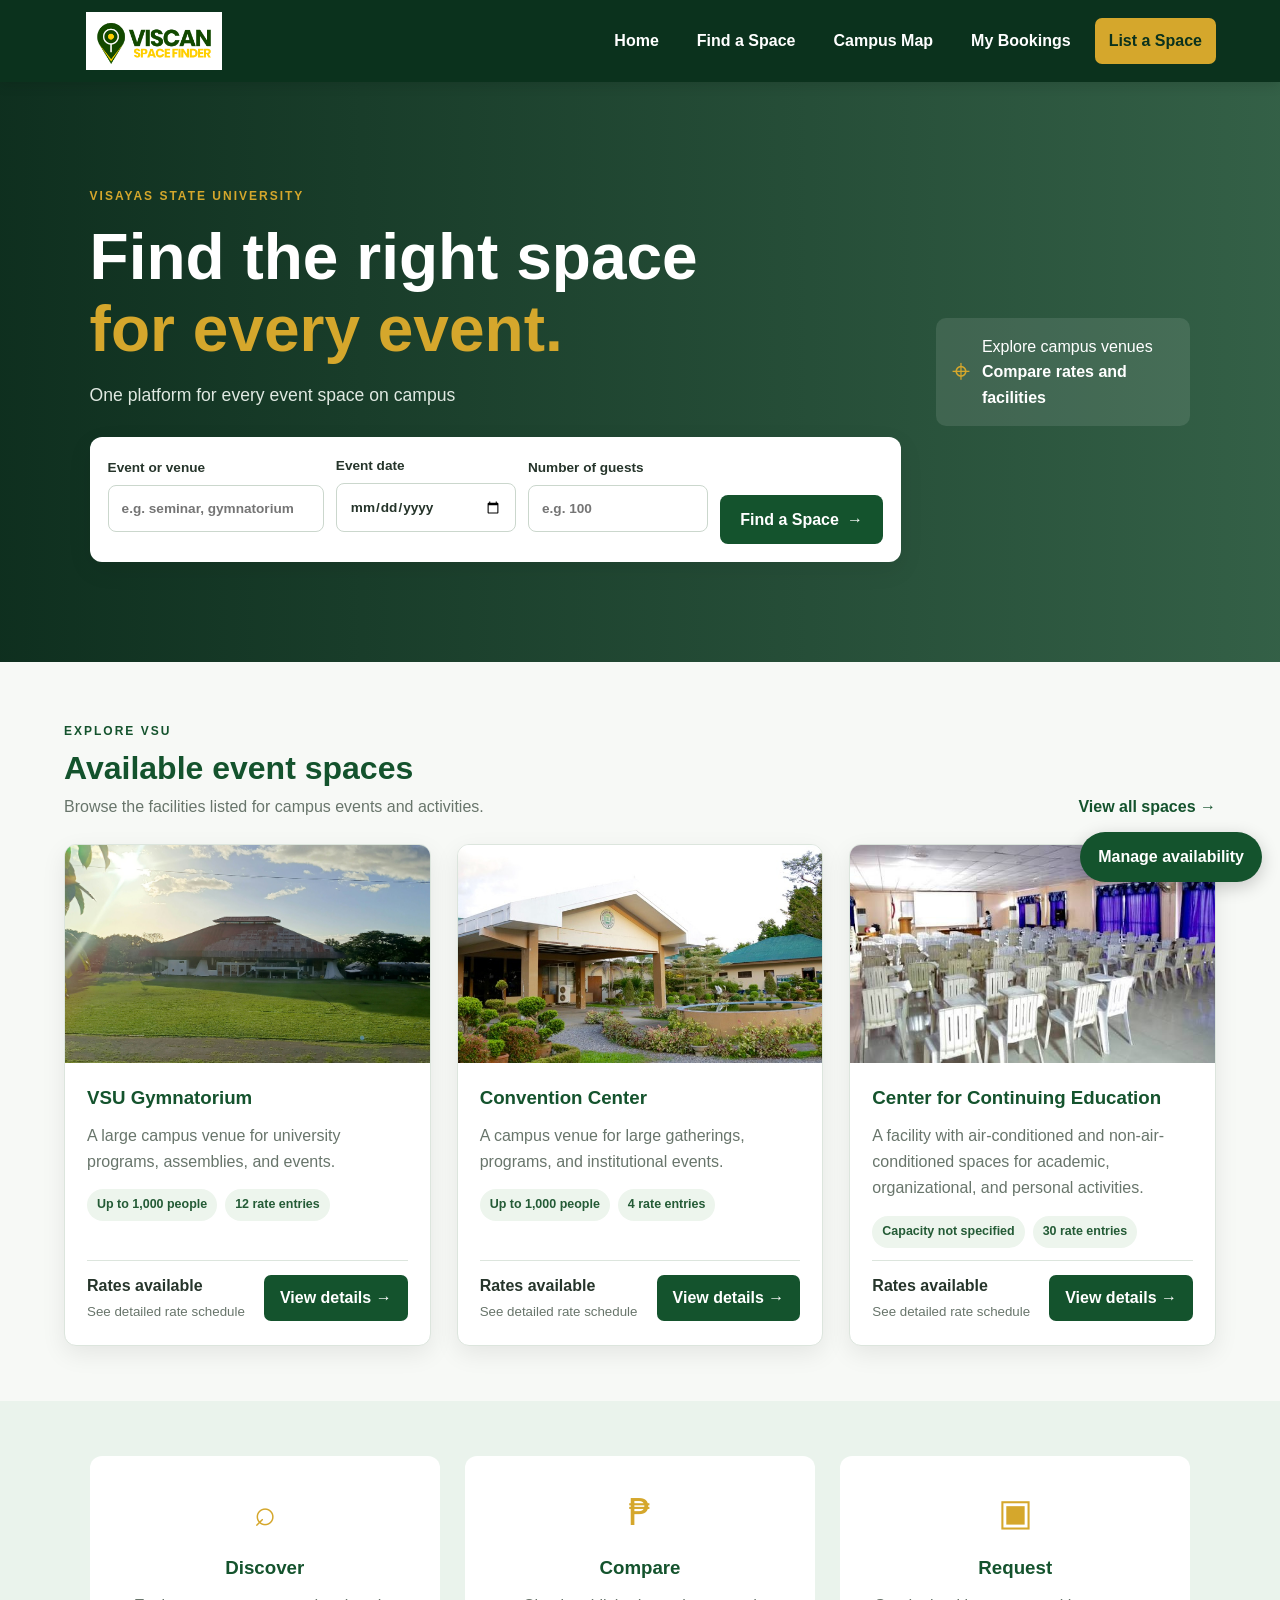
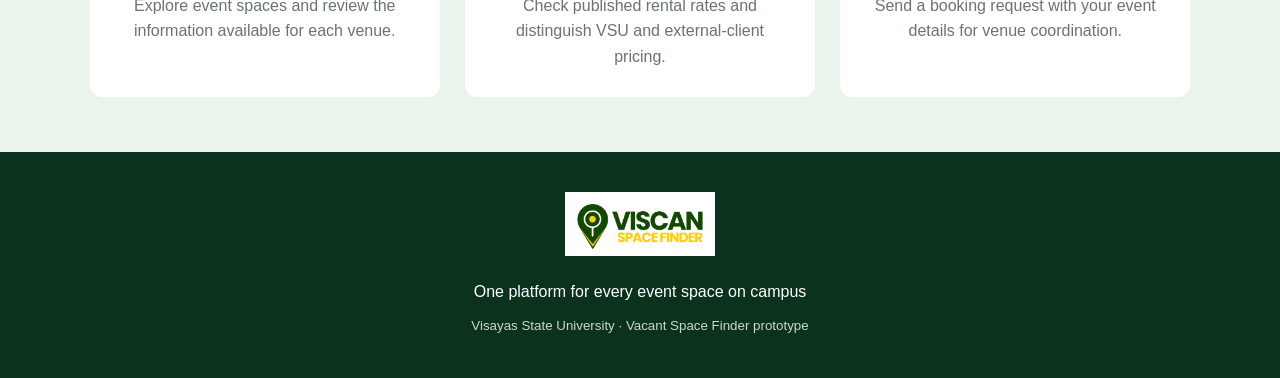
<file: index.html>
<!DOCTYPE html>
<html lang="en">
<head>
  <meta charset="UTF-8">
  <meta name="viewport" content="width=device-width, initial-scale=1.0">
  <meta name="description" content="Find and request event spaces at Visayas State University.">
  <title>VISCAN Space Finder | VSU</title>
  <link rel="icon" type="image/png" href="assets/site_logo.png">
  <link rel="stylesheet" href="style.css">
</head>
<body>

<header class="site-header">
  <a class="brand" href="#" onclick="showPage('home');return false" aria-label="VISCAN Space Finder home">
    <img src="assets/viscan-logo.png" alt="VISCAN logo">
  </a>

  <button class="menu-toggle" aria-label="Toggle navigation"
    onclick="document.querySelector('.main-nav').classList.toggle('open')">☰</button>

  <nav class="main-nav">
    <button onclick="showPage('home')">Home</button>
    <button onclick="showPage('spaces')">Find a Space</button>
    <button onclick="showPage('map')">Campus Map</button>
    <button onclick="showPage('bookings')">My Bookings</button>
    <button class="nav-cta" onclick="showPage('list')">List a Space</button>
  </nav>
</header>

<main>

<!-- ========================================
     HOME PAGE
======================================== -->

<section id="home" class="page active">
  <div class="hero">
    <div class="hero-copy">
      <span class="eyebrow">VISAYAS STATE UNIVERSITY</span>
      <h1>Find the right space<br><em>for every event.</em></h1>
      <p>One platform for every event space on campus</p>

      <div class="hero-search">
        <label>Event or venue
          <input id="homeSearch" type="search" placeholder="e.g. seminar, gymnatorium">
        </label>

        <label>Event date
          <input id="homeDate" type="date">
        </label>

        <label>Number of guests
          <input id="homeGuests" type="number" min="1" placeholder="e.g. 100">
        </label>

        <button class="btn btn-primary" onclick="searchFromHome()">
          Find a Space <span>→</span>
        </button>
      </div>
    </div>

    <div class="hero-note">
      <span class="pin">⌖</span>
      <span>Explore campus venues<br><strong>Compare rates and facilities</strong></span>
    </div>
  </div>

  <section class="section-wrap">
    <div class="section-heading">
      <div>
        <span class="eyebrow green">EXPLORE VSU</span>
        <h2>Available event spaces</h2>
        <p>Browse the facilities listed for campus events and activities.</p>
      </div>
      <button class="text-link" onclick="showPage('spaces')">View all spaces →</button>
    </div>

    <div id="featuredGrid" class="venue-grid"></div>
  </section>

  <section class="benefits">
    <div>
      <span class="benefit-icon">⌕</span>
      <h3>Discover</h3>
      <p>Explore event spaces and review the information available for each venue.</p>
    </div>

    <div>
      <span class="benefit-icon">₱</span>
      <h3>Compare</h3>
      <p>Check published rental rates and distinguish VSU and external-client pricing.</p>
    </div>

    <div>
      <span class="benefit-icon">▣</span>
      <h3>Request</h3>
      <p>Send a booking request with your event details for venue coordination.</p>
    </div>
  </section>
</section>


<!-- ========================================
     FIND A SPACE PAGE
======================================== -->

<section id="spaces" class="page section-wrap">
  <div class="page-intro">
    <span class="eyebrow green">VENUE DIRECTORY</span>
    <h1>Find a Space</h1>
    <p>Search the seven venues included in the VSU venue information.</p>
  </div>

  <div class="filter-panel">
    <label>Search venue
      <input id="venueSearch" type="search"
        placeholder="Search by venue or facility..."
        oninput="filterVenues()">
    </label>

    <label>Capacity
      <select id="capacityFilter" onchange="filterVenues()">
        <option value="">Any capacity</option>
        <option value="500">500+ people</option>
        <option value="1000">1,000+ people</option>
      </select>
    </label>

    <label>Client type
      <select id="clientFilter" onchange="filterVenues()">
        <option value="">All client categories</option>
        <option value="student">VSU students / organizations</option>
        <option value="external">External clients</option>
      </select>
    </label>

    <button class="btn btn-outline" onclick="clearFilters()">Clear filters</button>
  </div>

  <p id="resultCount" class="result-count" aria-live="polite"></p>
  <div id="venueGrid" class="venue-grid"></div>
</section>


<!-- ========================================
     VENUE DETAILS PAGE
======================================== -->

<section id="details" class="page section-wrap">
  <button class="back-link" onclick="showPage('spaces')">← Back to spaces</button>
  <div id="venueDetails"></div>
</section>


<!-- ========================================
     CAMPUS MAP PAGE
======================================== -->


<section id="map" class="page section-wrap">
  <div class="page-intro">
    <span class="eyebrow green">LOCATION GUIDE</span>
    <h1>Campus Map</h1>
    <p>Select a numbered venue marker to view the venue details.</p>
  </div>

  <div class="map-layout">
    <div class="campus-map-real">
      <iframe
        src="https://www.google.com/maps/d/u/0/embed?mid=1oapoIBvUn4XwbyqfsvMigpSWFXZLfnM&ehbc=2E312F&noprof=1"
        width="100%"
        height="520"
        style="border: 0;"
        loading="lazy"
        allowfullscreen>
      </iframe>
    </div>

    <aside class="map-legend">
      <h3>Venue locations</h3>
      <p class="muted">Select a venue to view its information.</p>

      <ol id="mapVenueList">
        <li>VSU Gymnatorium</li>
        <li>Convention Center</li>
        <li>Center for Continuing Education</li>
        <li>Function Room (2nd floor)</li>
        <li>Beach Garden</li>
        <li>RDE Hall</li>
        <li>VSU Pavilion</li>
      </ol>

      <small>
        Note: The Center for Continuing Education and Function Room
        share the same map coordinates.
      </small>
    </aside>

  </div> <!-- Close map-layout -->

</section> <!-- Close map page -->


<!-- ========================================
     MY BOOKINGS PAGE
======================================== -->

<section id="bookings" class="page section-wrap">
  <div class="page-intro">
    <span class="eyebrow green">YOUR REQUESTS</span>
    <h1>My Bookings</h1>
    <p>Booking requests submitted in this browser will appear here.</p>
  </div>

  <p id="bookingPageMessage" class="notice" role="status" aria-live="polite" hidden></p>

  <div id="bookingList" class="booking-list">
    <div class="empty-state">
      You have no booking requests yet. Find a venue and submit a request to get started.
    </div>
  </div>

  <p class="notice">
    This prototype stores requests only in this browser. It does not transmit
    bookings to VSU or confirm venue availability.
  </p>
</section>


<!-- ========================================
     LIST A SPACE PAGE
======================================== -->

<section id="list" class="page section-wrap">
  <div class="page-intro">
    <span class="eyebrow green">VENUE COORDINATION</span>
    <h1>List a Space</h1>
    <p>Submit a facility suggestion for review. This form does not publish a venue automatically.</p>
  </div>

  <form class="form-card" id="listingForm">
    <label>Venue / facility name
      <input name="venueName" required placeholder="Enter venue name">
    </label>

    <div class="form-row">
      <label>Location on campus
        <input name="location" placeholder="Building / area">
      </label>

      <label>Estimated capacity
        <input name="capacity" type="number" min="1" placeholder="Number of people">
      </label>
    </div>

    <label>Facilities available
      <textarea name="facilities" rows="3"
        placeholder="List equipment, amenities, and other facilities"></textarea>
    </label>

    <label>Additional information
      <textarea name="description" rows="4"
        placeholder="Describe the space and its intended use"></textarea>
    </label>

    <button class="btn btn-primary" type="submit">Submit for review</button>
    <p id="listingMessage" class="form-message" aria-live="polite"></p>
  </form>
</section>

</main>


<!-- ========================================
     FOOTER
======================================== -->

<footer>
  <div class="footer-inner">
    <img src="assets/viscan-logo.png" alt="VISCAN Space Finder">
    <p>One platform for every event space on campus</p>
    <small>Visayas State University · Vacant Space Finder prototype</small>
  </div>
</footer>


<!-- ========================================
     BOOKING MODAL
======================================== -->

<div id="bookingModal" class="modal" role="dialog"
  aria-modal="true" aria-labelledby="bookingTitle">

  <div class="modal-card">
    <button class="modal-close" aria-label="Close" onclick="closeBooking()">×</button>

    <span class="eyebrow green">BOOKING REQUEST</span>
    <h2 id="bookingTitle">Request this venue</h2>
    <p id="modalVenueName" class="muted"></p>

    <form id="bookingForm" novalidate>

      <!-- Hidden venue name -->
      <input type="hidden" name="venue">

      <!-- CUSTOMER INFORMATION -->

      <div class="booking-form-section">
        <h3>Customer Information</h3>

        <label>Full name
          <input name="name" required autocomplete="name">
        </label>

        <label>Client category
          <select name="clientType" required>
            <option value="student">VSU student / employee / organization</option>
            <option value="external">External client</option>
          </select>
        </label>

        <label>Organization / department
          <input name="organization" placeholder="Optional">
        </label>
      </div>


      <!-- EVENT INFORMATION -->

      <div class="booking-form-section">
        <h3>Event Information</h3>

        <label>Preferred date
          <input name="date" type="date" required>
        </label>

        <div class="form-row">
          <label>Start time
            <input name="startTime" type="time" required>
          </label>

          <label>End time
            <input name="endTime" type="time" required>
          </label>
        </div>

        <label>Expected guests
          <input name="guests" type="number" min="1" required>
        </label>

        <label>Purpose of event
          <textarea name="purpose" rows="3" required
            placeholder="Describe the event or activity"></textarea>
        </label>
      </div>


      <!-- RENTAL OPTIONS AND AMENITIES -->

      <div class="booking-form-section">
        <h3>Rental Options and Amenities</h3>

        <p class="muted">
          Select the applicable rental category and additional facilities.
          The available options depend on the selected venue.
        </p>

        <!-- Dynamically populated by booking-pricing.js -->
        <div id="pricingOptions" class="pricing-options"></div>
      </div>


      <!-- PRICE SUMMARY -->

      <div class="booking-form-section">
        <h3>Estimated Payment</h3>

        <!-- Dynamically calculated by booking-pricing.js -->
        <div id="priceSummary" class="price-summary" aria-live="polite">
          <p>Enter your booking details to calculate the estimated cost.</p>
        </div>

        <p class="price-help">
          Please note: This is only an estimated amount based on the published
          rates. Final charges must be confirmed by the VSU venue office.
          Submitting this request does not confirm your reservation.
        </p>
      </div>


      <!-- SUBMIT BOOKING -->

      <button class="btn btn-primary full-width" type="submit">
        Submit booking request
      </button>

      <p id="bookingMessage" class="form-message muted" role="status" aria-live="polite">
        Submitting a request does not mean the venue is reserved or confirmed.
      </p>

    </form>
  </div>
</div>


<!-- ========================================
     JAVASCRIPT FILES
======================================== -->

<script src="script.js"></script>

</body>
</html>
</file>
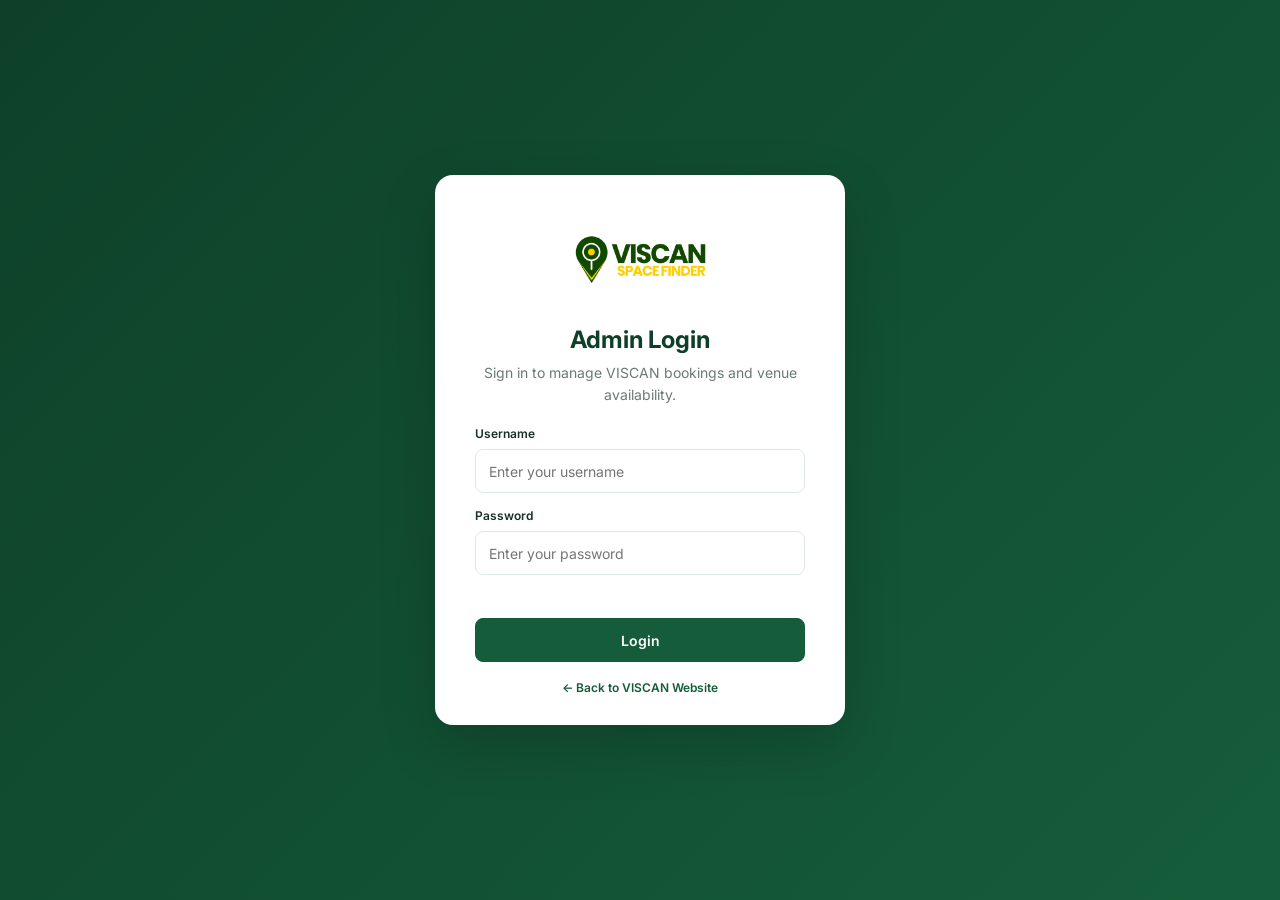
<file: admin.html>
<!DOCTYPE html>
<html lang="en">
<head>
  <meta charset="UTF-8">
  <meta name="viewport" content="width=device-width, initial-scale=1.0">
  <title>VISCAN | Admin Dashboard</title>

  <link rel="stylesheet" href="admin.css">
  <link rel="preconnect" href="https://fonts.googleapis.com">
  <link rel="preconnect" href="https://fonts.gstatic.com" crossorigin>
  <link href="https://fonts.googleapis.com/css2?family=Inter:wght@400;500;600;700;800&display=swap" rel="stylesheet">
</head>

<body>

  <!-- =====================================
       ADMIN LOGIN
  ====================================== -->

  <section id="loginScreen" class="login-screen">
    <div class="login-card">

      <!-- Updated logo container -->
      <div class="login-logo">
  <img src="assets/viscan-logo.png" alt="VISCAN Logo">
</div>

      <h1>Admin Login</h1>
      <p>Sign in to manage VISCAN bookings and venue availability.</p>

      <form id="loginForm">

        <div class="form-group">
          <label for="username">Username</label>
          <input
            type="text"
            id="username"
            placeholder="Enter your username"
            required
          >
        </div>

        <div class="form-group">
          <label for="password">Password</label>
          <input
            type="password"
            id="password"
            placeholder="Enter your password"
            required
          >
        </div>

        <p id="loginError" class="error-message"></p>

        <button type="submit" class="primary-btn login-btn">
          Login
        </button>

      </form>

      <a href="index.html" class="back-link">
        ← Back to VISCAN Website
      </a>

    </div>
  </section>


  <!-- =====================================
       ADMIN DASHBOARD
  ====================================== -->

  <div id="dashboard" class="dashboard-layout hidden">

    <!-- SIDEBAR -->

    <aside id="sidebar" class="sidebar">

      <div class="sidebar-brand">
        <img src="assets/viscan-logo.png" alt="VISCAN Logo">

        <div>
          <h2>VISCAN</h2>
          <small>Admin Panel</small>
        </div>
      </div>

      <nav class="sidebar-nav">

        <button
          type="button"
          class="nav-link active"
          data-section="overview"
        >
          <span>▦</span>
          Dashboard
        </button>

        <button
          type="button"
          class="nav-link"
          data-section="bookings"
        >
          <span>▤</span>
          Bookings
        </button>

        <button
          type="button"
          class="nav-link"
          data-section="availability"
        >
          <span>▣</span>
          Venue Availability
        </button>

      </nav>

      <div class="sidebar-bottom">

        <a href="index.html" class="nav-link back-website">
          <span>↗</span>
          Visit Website
        </a>

        <button
          type="button"
          id="logoutBtn"
          class="nav-link logout-btn"
        >
          <span>⇥</span>
          Logout
        </button>

      </div>

    </aside>


    <!-- MAIN CONTENT -->

    <main class="main-content">

      <!-- TOP HEADER -->

      <header class="top-header">

        <button
          type="button"
          id="menuToggle"
          class="menu-toggle"
          aria-label="Toggle menu"
        >
          ☰
        </button>

        <div>
          <h1 id="pageTitle">Dashboard Overview</h1>
          <p>Welcome to the VISCAN administration panel.</p>
        </div>

        <div class="admin-profile">
          <span class="admin-avatar">A</span>

          <div>
            <strong>Administrator</strong>
            <small>Admin Account</small>
          </div>
        </div>

      </header>


      <!-- =================================
           DASHBOARD OVERVIEW
      ================================== -->

      <section id="overviewSection" class="dashboard-section">

        <div class="section-heading">

          <div>
            <h2>Dashboard Overview</h2>
            <p>Monitor your booking activities and requests.</p>
          </div>

          <button
            type="button"
            id="refreshOverview"
            class="secondary-btn"
          >
            ↻ Refresh
          </button>

        </div>


        <!-- STATISTICS CARDS -->

        <div class="stats-grid">

          <div class="stat-card">
            <div class="stat-icon">▤</div>
            <div>
              <p>Total Bookings</p>
              <h2 id="totalBookings">0</h2>
            </div>
          </div>

          <div class="stat-card pending-card">
            <div class="stat-icon">◷</div>
            <div>
              <p>Pending Bookings</p>
              <h2 id="pendingBookings">0</h2>
            </div>
          </div>

          <div class="stat-card approved-card">
            <div class="stat-icon">✓</div>
            <div>
              <p>Approved Bookings</p>
              <h2 id="approvedBookings">0</h2>
            </div>
          </div>

          <div class="stat-card cancelled-card">
            <div class="stat-icon">×</div>
            <div>
              <p>Cancelled / Rejected</p>
              <h2 id="cancelledBookings">0</h2>
            </div>
          </div>

        </div>


        <!-- RECENT BOOKINGS -->

        <div class="content-card">

          <div class="card-heading">

            <div>
              <h2>Recent Bookings</h2>
              <p>Latest booking requests submitted through VISCAN.</p>
            </div>

            <button
              type="button"
              class="text-btn"
              data-go="bookings"
            >
              View All →
            </button>

          </div>

          <div class="table-wrapper">
            <table>

              <thead>
                <tr>
                  <th>Client</th>
                  <th>Venue</th>
                  <th>Date and Time</th>
                  <th>Status</th>
                </tr>
              </thead>

              <tbody id="recentBookingsBody">
                <tr>
                  <td colspan="4" class="empty-cell">
                    No booking records found.
                  </td>
                </tr>
              </tbody>

            </table>
          </div>

        </div>

        <footer class="dashboard-footer">
          © <span id="currentYear"></span> VISCAN Space Finder. All rights reserved.
        </footer>

      </section>


      <!-- =================================
           BOOKING MANAGEMENT
      ================================== -->

      <section id="bookingsSection" class="dashboard-section hidden">

        <div class="section-heading">

          <div>
            <h2>Booking Management</h2>
            <p>Review, approve, reject, and manage booking requests.</p>
          </div>

          <button
            type="button"
            id="refreshBookings"
            class="secondary-btn"
          >
            ↻ Refresh
          </button>

        </div>


        <!-- SEARCH AND FILTER -->

        <div class="filter-card">

          <div class="search-group">
            <label for="bookingSearch">Search Bookings</label>

            <input
              type="search"
              id="bookingSearch"
              placeholder="Search client, venue, date, or time..."
            >
          </div>

          <div class="filter-group">
            <label for="statusFilter">Filter by Status</label>

            <select id="statusFilter">
              <option value="all">All Bookings</option>
              <option value="Pending">Pending</option>
              <option value="Approved">Approved</option>
              <option value="Rejected">Rejected</option>
              <option value="Cancelled">Cancelled</option>
            </select>
          </div>

        </div>


        <!-- BOOKINGS TABLE -->

        <div class="content-card">

          <div class="card-heading">
            <div>
              <h2>All Booking Requests</h2>
              <p>Booking details and requested time slots.</p>
            </div>
          </div>

          <div class="table-wrapper">
            <table>

              <thead>
                <tr>
                  <th>Client</th>
                  <th>Venue</th>
                  <th>Date</th>
                  <th>Time</th>
                  <th>Guests</th>
                  <th>Status</th>
                  <th>Action</th>
                </tr>
              </thead>

              <tbody id="bookingsTableBody">
                <tr>
                  <td colspan="7" class="empty-cell">
                    No booking records found.
                  </td>
                </tr>
              </tbody>

            </table>
          </div>

        </div>

        <footer class="dashboard-footer">
          © <span id="currentYear"></span> VISCAN Space Finder. All rights reserved.
        </footer>

      </section>


      <!-- =================================
           VENUE AVAILABILITY MANAGEMENT
      ================================== -->

      <section id="availabilitySection" class="dashboard-section hidden">

        <div class="section-heading">

          <div>
            <h2>Venue Availability</h2>
            <p>Manage dates when venues are unavailable for booking.</p>
          </div>

          <button
            type="button"
            id="refreshAvailability"
            class="secondary-btn"
          >
            ↻ Refresh
          </button>

        </div>


        <!-- BLOCK DATE FORM -->

        <div class="content-card availability-form-card">

          <div class="card-heading">
            <div>
              <h2>Block a Venue Date</h2>
              <p>Temporarily make a venue unavailable for the entire selected date.</p>
            </div>
          </div>

          <form id="availabilityForm">

            <div class="form-grid">

              <div class="form-group">
                <label for="availabilityVenue">Select Venue</label>

                <select id="availabilityVenue" required>
                  <option value="">Choose a venue</option>
                  <option value="VSU Gymnatorium">VSU Gymnatorium</option>
                  <option value="Convention Center">Convention Center</option>
                  <option value="Center for Continuing Education">Center for Continuing Education</option>
                  <option value="Function Room (2nd floor)">Function Room (2nd floor)</option>
                  <option value="Beach Garden">Beach Garden</option>
                  <option value="RDE Hall">RDE Hall</option>
                  <option value="VSU Pavilion">VSU Pavilion</option>
                </select>
              </div>


              <div class="form-group">
                <label for="availabilityDate">Select Date</label>

                <input
                  type="date"
                  id="availabilityDate"
                  required
                >
              </div>


              <div class="form-group full-width">
                <label for="availabilityReason">Reason (Optional)</label>

                <textarea
                  id="availabilityReason"
                  rows="3"
                  placeholder="Enter the reason for blocking this date..."
                ></textarea>
              </div>

            </div>

            <button type="submit" class="primary-btn">
              Block Selected Date
            </button>

          </form>

        </div>


        <!-- BLOCKED DATES -->

        <div class="content-card">

          <div class="card-heading">
            <div>
              <h2>Blocked Dates</h2>
              <p>View and reopen dates that have been marked unavailable.</p>
            </div>
          </div>

          <div id="blockedDatesList" class="blocked-dates-list">
            <p class="empty-message">No manually blocked dates.</p>
          </div>

        </div>

        <footer class="dashboard-footer">
          © <span id="currentYear"></span> VISCAN Space Finder. All rights reserved.
        </footer>

      </section>

    </main>

  </div>


  <!-- JAVASCRIPT -->

  <script src="admin.js"></script>

</body>
</html>
</file>
<file: style.css>
/* ==========================================
   VISCAN SPACE FINDER
   COMPLETE RESPONSIVE STYLESHEET
========================================== */

/* ---------- COLOR VARIABLES ---------- */

:root {
    --green: #14532d;
    --green-dark: #0b321d;
    --green-light: #eaf3ec;
    --gold: #d5a72c;
    --gold-light: #fff5d8;
    --white: #ffffff;
    --background: #f7f9f6;
    --text: #26352b;
    --muted: #68756b;
    --border: #dce5dd;
    --red: #b83227;
    --shadow: 0 8px 25px rgba(0, 0, 0, 0.08);
    --radius: 12px;
}

/* ---------- RESET ---------- */

* {
    margin: 0;
    padding: 0;
    box-sizing: border-box;
}

html {
    scroll-behavior: smooth;
}

body {
    font-family: Arial, Helvetica, sans-serif;
    background: var(--background);
    color: var(--text);
    line-height: 1.6;
}

button,
input,
select,
textarea {
    font: inherit;
}

button {
    cursor: pointer;
}

img {
    max-width: 100%;
}

a {
    text-decoration: none;
    color: inherit;
}

.muted {
    color: var(--muted);
}

.hidden {
    display: none !important;
}

/* ---------- HEADER ---------- */

.site-header {
    width: 100%;
    min-height: 82px;
    padding: 12px 5%;
    background: var(--green-dark);
    display: flex;
    justify-content: space-between;
    align-items: center;
    gap: 25px;
    position: sticky;
    top: 0;
    z-index: 100;
    box-shadow: 0 3px 12px rgba(0, 0, 0, 0.12);
}

.brand {
    display: flex;
    align-items: center;
}

.brand img {
    width: 180px;
    max-height: 58px;
    object-fit: contain;
}

.main-nav {
    display: flex;
    align-items: center;
    gap: 10px;
}

.main-nav button {
    border: none;
    background: transparent;
    color: var(--white);
    padding: 10px 14px;
    font-weight: 600;
    border-radius: 7px;
    transition: 0.2s;
}

.main-nav button:hover {
    background: rgba(255, 255, 255, 0.12);
    color: var(--gold);
}

.main-nav .nav-cta {
    background: var(--gold);
    color: var(--green-dark);
}

.main-nav .nav-cta:hover {
    background: #e8bd4d;
    color: var(--green-dark);
}

.menu-toggle {
    display: none;
    background: transparent;
    border: none;
    color: var(--white);
    font-size: 1.8rem;
}

/* ---------- MAIN CONTENT ---------- */

main {
    width: 100%;
    min-height: 70vh;
}

.page {
    display: none;
}

.page.active {
    display: block;
}

.section-wrap {
    width: 90%;
    max-width: 1250px;
    margin: 0 auto;
    padding-top: 55px;
    padding-bottom: 55px;
}

.page-intro {
    margin-bottom: 30px;
}

.page-intro h1 {
    color: var(--green);
    font-size: 2.5rem;
    margin: 8px 0;
}

.page-intro p {
    color: var(--muted);
}

/* ---------- EYEBROW LABELS ---------- */

.eyebrow {
    display: inline-block;
    color: var(--gold);
    font-size: 0.75rem;
    font-weight: 800;
    letter-spacing: 2px;
}

.eyebrow.green {
    color: var(--green);
}

/* ---------- HERO SECTION ---------- */

.hero {
    min-height: 580px;
    padding: 75px 7%;
    background:
        linear-gradient(
            90deg,
            rgba(5, 39, 22, 0.96),
            rgba(12, 65, 35, 0.83)
        );

    background-size: cover;
    background-position: center;
    color: var(--white);
    display: flex;
    align-items: center;
    justify-content: space-between;
    gap: 35px;
}

.hero-copy {
    max-width: 850px;
}

.hero h1 {
    font-size: clamp(2.5rem, 5vw, 4.5rem);
    line-height: 1.12;
    margin: 15px 0;
    color: var(--white);
}

.hero h1 em {
    color: var(--gold);
    font-style: normal;
}

.hero-copy > p {
    color: #e0e9e2;
    margin-bottom: 28px;
    font-size: 1.1rem;
}

.hero-search {
    display: grid;
    grid-template-columns: 1.2fr 1fr 1fr auto;
    align-items: end;
    gap: 12px;
    padding: 18px;
    background: var(--white);
    border-radius: 12px;
    box-shadow: var(--shadow);
}

.hero-search label {
    color: var(--text);
    font-weight: 700;
    font-size: 0.85rem;
}

.hero-search input {
    margin-top: 6px;
}

.hero-note {
    display: flex;
    align-items: center;
    gap: 12px;
    color: var(--white);
    background: rgba(255, 255, 255, 0.1);
    padding: 16px;
    border-radius: 10px;
    min-width: 220px;
}

.hero-note .pin {
    color: var(--gold);
    font-size: 2rem;
}

/* ---------- BUTTONS ---------- */

.btn {
    display: inline-flex;
    justify-content: center;
    align-items: center;
    gap: 8px;
    padding: 12px 20px;
    border: none;
    border-radius: 8px;
    font-weight: 700;
    transition: 0.2s;
}

.btn-primary {
    background: var(--green);
    color: var(--white);
}

.btn-primary:hover {
    background: var(--green-dark);
    transform: translateY(-2px);
}

.btn-outline {
    background: transparent;
    border: 1px solid var(--green);
    color: var(--green);
}

.btn-outline:hover {
    background: var(--green-light);
}

.text-link,
.back-link {
    border: none;
    background: transparent;
    color: var(--green);
    font-weight: 700;
}

.text-link:hover,
.back-link:hover {
    color: #277c46;
}

/* ---------- SECTION HEADINGS ---------- */

.section-heading {
    display: flex;
    justify-content: space-between;
    align-items: end;
    gap: 20px;
    margin-bottom: 25px;
}

.section-heading h2 {
    color: var(--green);
    font-size: 2rem;
}

.section-heading p {
    color: var(--muted);
}

/* ---------- VENUE GRID ---------- */

.venue-grid {
    display: grid;
    grid-template-columns: repeat(3, minmax(0, 1fr));
    gap: 24px;
}

.venue-card {
    background: var(--white);
    border: 1px solid var(--border);
    border-radius: var(--radius);
    overflow: hidden;
    box-shadow: var(--shadow);
    transition: 0.25s;
}

.venue-card:hover {
    transform: translateY(-5px);
    box-shadow: 0 12px 28px rgba(0, 0, 0, 0.12);
}

.venue-card img {
    width: 100%;
    height: 210px;
    object-fit: cover;
}

.venue-card-content {
    padding: 20px;
}

.venue-card h3 {
    color: var(--green);
    margin-bottom: 8px;
}

.venue-card p {
    color: var(--muted);
    margin-bottom: 12px;
}

.venue-card .btn {
    margin-top: 10px;
}

/* ---------- BENEFITS ---------- */

.benefits {
    display: grid;
    grid-template-columns: repeat(3, 1fr);
    gap: 25px;
    padding: 55px 7%;
    background: var(--green-light);
}

.benefits > div {
    background: var(--white);
    padding: 28px;
    border-radius: var(--radius);
    text-align: center;
}

.benefit-icon {
    color: var(--gold);
    font-size: 2.3rem;
}

.benefits h3 {
    color: var(--green);
    margin: 10px 0;
}

.benefits p {
    color: var(--muted);
}

/* ---------- FILTER PANEL ---------- */

.filter-panel {
    display: grid;
    grid-template-columns: 1.5fr 1fr 1fr auto;
    align-items: end;
    gap: 15px;
    background: var(--white);
    border: 1px solid var(--border);
    padding: 20px;
    border-radius: var(--radius);
    margin-bottom: 20px;
    box-shadow: var(--shadow);
}

.filter-panel label {
    font-weight: 700;
    color: var(--text);
}

.result-count {
    color: var(--muted);
    margin: 15px 0;
}

/* ---------- FORMS AND INPUTS ---------- */

label {
    display: block;
    color: var(--text);
    font-weight: 600;
    margin-bottom: 12px;
}

input,
select,
textarea {
    display: block;
    width: 100%;
    min-width: 0;
    margin-top: 6px;
    padding: 12px 13px;
    color: var(--text);
    background: var(--white);
    border: 1px solid #cbd7cd;
    border-radius: 8px;
    outline: none;
}

input:focus,
select:focus,
textarea:focus {
    border-color: var(--green);
    box-shadow: 0 0 0 3px rgba(20, 83, 45, 0.12);
}

textarea {
    resize: vertical;
    min-height: 90px;
}

.form-row {
    display: grid;
    grid-template-columns: repeat(2, minmax(0, 1fr));
    gap: 15px;
}

.form-card {
    background: var(--white);
    border: 1px solid var(--border);
    border-radius: var(--radius);
    padding: 28px;
    box-shadow: var(--shadow);
    max-width: 850px;
}

.form-message {
    margin-top: 12px;
}

.full-width {
    width: 100%;
}

/* ---------- VENUE DETAILS ---------- */

#venueDetails {
    margin-top: 25px;
}

#venueDetails h1,
#venueDetails h2,
#venueDetails h3 {
    color: var(--green);
}

#venueDetails img {
    border-radius: var(--radius);
    max-height: 400px;
    object-fit: cover;
    margin: 20px 0;
}

#venueDetails p {
    margin-bottom: 12px;
}

/* ---------- CAMPUS MAP ---------- */

.map-layout {
    display: grid;
    grid-template-columns: 2fr 1fr;
    gap: 25px;
}

.campus-map {
    min-height: 500px;
    position: relative;
    overflow: hidden;
    border-radius: var(--radius);
    border: 1px solid var(--border);
    background: #e6eee2;
    box-shadow: var(--shadow);
}

.map-road {
    position: absolute;
    background: #c4cbbf;
    border: 5px solid #f7f7ef;
}

.road-one {
    width: 120%;
    height: 65px;
    top: 45%;
    left: -10%;
    transform: rotate(-15deg);
}

.road-two {
    width: 65px;
    height: 120%;
    top: -10%;
    left: 48%;
    transform: rotate(15deg);
}

.map-label {
    position: absolute;
    top: 20px;
    left: 20px;
    color: var(--green);
    font-weight: 800;
}

.map-campus-name {
    position: absolute;
    left: 50%;
    top: 50%;
    transform: translate(-50%, -50%);
    font-weight: 800;
    color: rgba(20, 83, 45, 0.55);
    text-align: center;
    width: 80%;
    font-size: 1.4rem;
}

.map-pin {
    position: absolute;
    z-index: 2;
    width: 38px;
    height: 38px;
    border: 3px solid var(--white);
    border-radius: 50%;
    background: var(--green);
    color: var(--white);
    font-weight: 800;
    box-shadow: var(--shadow);
}

.map-pin:hover {
    background: var(--gold);
    color: var(--green-dark);
}

.pin-1 { top: 25%; left: 25%; }
.pin-2 { top: 30%; left: 70%; }
.pin-3 { top: 65%; left: 30%; }
.pin-4 { top: 70%; left: 65%; }
.pin-5 { top: 20%; left: 48%; }
.pin-6 { top: 50%; left: 85%; }

.map-legend {
    background: var(--white);
    border: 1px solid var(--border);
    border-radius: var(--radius);
    padding: 22px;
}

.map-legend h3 {
    color: var(--green);
    margin-bottom: 8px;
}

.map-legend ol {
    padding-left: 22px;
    margin: 20px 0;
}

.map-legend li {
    padding: 8px 0;
    border-bottom: 1px solid var(--border);
}

.map-legend small {
    display: block;
    color: var(--muted);
    margin-top: 18px;
}

/* ---------- BOOKING HISTORY ---------- */

.booking-list {
    display: grid;
    gap: 16px;
}

.booking-card,
.booking-item {
    background: var(--white);
    padding: 22px;
    border: 1px solid var(--border);
    border-radius: var(--radius);
    box-shadow: var(--shadow);
}

.booking-card h3,
.booking-item h3 {
    color: var(--green);
}

.empty-state {
    padding: 35px;
    text-align: center;
    background: var(--white);
    border: 1px dashed var(--border);
    border-radius: var(--radius);
    color: var(--muted);
}

.notice {
    margin-top: 20px;
    padding: 15px;
    background: var(--gold-light);
    border-left: 4px solid var(--gold);
    border-radius: 6px;
    color: #70551a;
}

/* ==========================================
   BOOKING MODAL
========================================== */

.modal {
    display: none;
    position: fixed;
    inset: 0;
    z-index: 2000;

    width: 100%;
    height: 100%;
    padding: 25px 15px;

    background: rgba(0, 0, 0, 0.72);

    align-items: center;
    justify-content: center;

    overflow-y: auto;
}

/* The modal card must have its own solid background. */

.modal-card {
    position: relative;
    width: 100%;
    max-width: 760px;
    max-height: 92vh;

    overflow-y: auto;

    padding: 35px;
    margin: auto;

    background: var(--white);
    color: var(--text);

    border-radius: 16px;
    box-shadow: 0 15px 50px rgba(0, 0, 0, 0.25);
}

.modal-card h2 {
    color: var(--green);
    font-size: 1.8rem;
    margin: 5px 0;
}

.modal-card > .muted {
    color: var(--muted);
    margin-bottom: 20px;
}

.modal-close {
    position: absolute;
    top: 13px;
    right: 20px;

    width: 38px;
    height: 38px;

    border: none;
    border-radius: 50%;

    background: #f0f3f0;
    color: var(--green-dark);

    font-size: 1.8rem;
    line-height: 1;
}

.modal-close:hover {
    background: #ffe3df;
    color: var(--red);
}

/* ---------- BOOKING FORM SECTIONS ---------- */

.booking-form-section {
    margin-top: 25px;
    padding: 22px;

    background: #fbfcfb;
    border: 1px solid var(--border);
    border-radius: 11px;
}

.booking-form-section h3 {
    color: var(--green);
    font-size: 1.1rem;
    margin-bottom: 15px;
    padding-bottom: 10px;
    border-bottom: 1px solid var(--border);
}

.booking-form-section > p {
    color: var(--muted);
    margin-bottom: 15px;
}

.booking-form-section label {
    color: var(--text);
}

.booking-form-section input,
.booking-form-section select,
.booking-form-section textarea {
    color: var(--text);
    background: var(--white);
}

.booking-form-section .form-row {
    gap: 14px;
}

/* ==========================================
   PRICING OPTIONS
========================================== */

.pricing-options {
    margin-top: 18px;
    padding: 18px;

    background: var(--white);
    border: 1px solid var(--border);
    border-radius: 10px;
}

/* Hide the container when JavaScript has not populated it. */

.pricing-options:empty {
    display: none;
}

.pricing-options h4,
.pricing-options h5 {
    color: var(--green);
    margin: 12px 0;
}

.pricing-options p {
    color: var(--muted);
    margin-bottom: 10px;
}

/* Checkbox and radio controls should not stretch across the form. */

.pricing-options input[type="checkbox"],
.pricing-options input[type="radio"] {
    display: inline-block;
    width: auto;
    min-width: auto;
    margin: 0 8px 0 0;
    padding: 0;
    box-shadow: none;
    vertical-align: middle;
    accent-color: var(--green);
}

.pricing-options label:has(input[type="checkbox"]),
.pricing-options label:has(input[type="radio"]) {
    display: flex;
    align-items: flex-start;
    gap: 8px;
    padding: 10px 12px;
    margin: 7px 0;

    background: #f7faf7;
    border: 1px solid var(--border);
    border-radius: 7px;

    color: var(--text);
    font-weight: 500;
}

.pricing-options label:has(input:checked) {
    background: var(--green-light);
    border-color: var(--green);
}

.pricing-options select,
.pricing-options input:not([type="checkbox"]):not([type="radio"]) {
    margin-bottom: 12px;
}

/* ==========================================
   ESTIMATED PAYMENT
========================================== */

.price-summary {
    display: block;
    min-height: 70px;

    padding: 20px;
    margin-top: 15px;

    background: var(--green-light);
    border: 1px solid #c4d9c8;
    border-radius: 10px;

    color: var(--text);
}

.price-summary:empty {
    display: none;
}

.price-summary h3,
.price-summary h4 {
    color: var(--green);
    margin-bottom: 12px;
}

.price-summary p {
    color: var(--text);
    margin-bottom: 8px;
}

.price-row {
    display: flex;
    justify-content: space-between;
    gap: 15px;

    padding: 9px 0;
    border-bottom: 1px solid #d2e2d5;
}

.price-row span:last-child {
    text-align: right;
    font-weight: 700;
}

.price-total {
    display: flex;
    justify-content: space-between;
    gap: 15px;

    margin-top: 14px;
    padding-top: 14px;

    border-top: 2px solid var(--green);

    color: var(--green);
    font-size: 1.2rem;
    font-weight: 800;
}

.price-help {
    margin-top: 12px;
    padding: 12px;

    background: var(--gold-light);
    border-left: 4px solid var(--gold);
    border-radius: 6px;

    color: #70551a !important;
    font-size: 0.88rem;
}

/* ---------- FORM SUBMISSION MESSAGE ---------- */

.form-message {
    font-size: 0.9rem;
    margin-top: 12px;
}

/* ---------- FOOTER ---------- */

footer {
    background: var(--green-dark);
    color: var(--white);
    padding: 40px 5%;
    text-align: center;
}

.footer-inner img {
    width: 150px;
    max-height: 65px;
    object-fit: contain;
    margin: 0 auto 15px;
}

.footer-inner p {
    margin-bottom: 8px;
}

.footer-inner small {
    color: #cbd8ce;
}

/* ---------- RESPONSIVE DESIGN ---------- */

@media (max-width: 1000px) {
    .venue-grid {
        grid-template-columns: repeat(2, minmax(0, 1fr));
    }

    .hero-search {
        grid-template-columns: repeat(2, minmax(0, 1fr));
    }

    .filter-panel {
        grid-template-columns: repeat(2, minmax(0, 1fr));
    }

    .hero-note {
        display: none;
    }
}

@media (max-width: 768px) {
    .site-header {
        flex-wrap: wrap;
    }

    .menu-toggle {
        display: block;
    }

    .main-nav {
        display: none;
        width: 100%;
        flex-direction: column;
        align-items: stretch;
        gap: 5px;
    }

    .main-nav.open {
        display: flex;
    }

    .main-nav button {
        text-align: left;
        width: 100%;
    }

    .brand img {
        width: 145px;
    }

    .hero {
        padding: 55px 6%;
        min-height: auto;
    }

    .hero-search {
        grid-template-columns: 1fr;
    }

    .benefits {
        grid-template-columns: 1fr;
    }

    .map-layout {
        grid-template-columns: 1fr;
    }

    .section-heading {
        align-items: flex-start;
        flex-direction: column;
    }

    .modal {
        align-items: flex-start;
        padding: 12px;
    }

    .modal-card {
        padding: 25px 18px;
        margin: auto;
        max-height: 95vh;
    }
}

@media (max-width: 550px) {
    .venue-grid {
        grid-template-columns: 1fr;
    }

    .filter-panel {
        grid-template-columns: 1fr;
    }

    .form-row {
        grid-template-columns: 1fr;
        gap: 0;
    }

    .page-intro h1 {
        font-size: 2rem;
    }

    .hero h1 {
        font-size: 2.4rem;
    }

    .section-wrap {
        width: 92%;
        padding-top: 35px;
        padding-bottom: 35px;
    }

    .booking-form-section {
        padding: 15px;
    }

    .price-row {
        font-size: 0.9rem;
    }

    .price-total {
        font-size: 1rem;
    }
}

/* =====================================
   VENUE DIRECTORY FIXES
===================================== */

/* Better card layout */
.venue-grid {
    grid-template-columns: repeat(2, minmax(0, 1fr));
    align-items: stretch;
}

.venue-card {
    display: flex;
    flex-direction: column;
    height: 100%;
    min-width: 0;
}

.venue-card img {
    width: 100%;
    height: 210px;
    object-fit: cover;
}

/* Make card content consistent */
.venue-card-content {
    display: flex;
    flex-direction: column;
    flex: 1;
}

.venue-card-content .btn,
.venue-card-content button {
    align-self: flex-start;
    margin-top: auto;
}

/* Style dynamically generated buttons */
.venue-card button,
.venue-card a,
.venue-card .btn {
    display: inline-flex;
    align-items: center;
    justify-content: center;
    padding: 10px 16px;
    background: #14532d;
    color: #ffffff;
    border: none;
    border-radius: 7px;
    font-weight: 700;
    text-decoration: none;
    cursor: pointer;
}

.venue-card button:hover,
.venue-card a:hover,
.venue-card .btn:hover {
    background: #0b321d;
}

/* Improve card text spacing */
.venue-card h3 {
    margin-bottom: 10px;
}

.venue-card p {
    line-height: 1.6;
}

/* Smaller screens */
@media (max-width: 800px) {
    .venue-grid {
        grid-template-columns: 1fr;
    }

    .venue-card img {
        height: 220px;
    }
}


/* =====================================================
   VACANT SPACE FINDER — LAYOUT AND SPACING REFINEMENTS
   ===================================================== */

/* Consistent sizing prevents cards and form controls from overflowing. */
*, *::before, *::after { box-sizing: border-box; }

.venue-grid {
  display: grid;
  grid-template-columns: repeat(3, minmax(0, 1fr));
  align-items: stretch;
  gap: 26px;
}

.venue-card {
  display: flex;
  flex-direction: column;
  min-width: 0;
  height: 100%;
  overflow: hidden;
}

.venue-photo {
  width: 100%;
  height: 218px;
  overflow: hidden;
  background: #edf3ed;
}

.venue-photo img {
  display: block;
  width: 100%;
  height: 100%;
  margin: 0;
  object-fit: cover;
}

.venue-body {
  display: flex;
  flex: 1;
  flex-direction: column;
  gap: 12px;
  min-width: 0;
  padding: 22px;
}

.venue-body h3 { margin: 0; line-height: 1.35; }
.venue-body p { margin: 0; line-height: 1.65; }
.venue-body .chips { display: flex; flex-wrap: wrap; gap: 8px; margin-top: 2px; }
.chip {
  display: inline-flex;
  align-items: center;
  padding: 6px 10px;
  border-radius: 999px;
  background: #edf5ed;
  color: #245b36;
  font-size: .78rem;
  font-weight: 700;
}
.venue-card-bottom {
  display: flex;
  align-items: center;
  justify-content: space-between;
  flex-wrap: wrap;
  gap: 14px;
  margin-top: auto;
  padding-top: 12px;
  border-top: 1px solid var(--border);
}
.venue-card-bottom strong { display: flex; flex-direction: column; gap: 3px; }
.venue-card-bottom small { color: var(--muted); font-weight: 400; }
.venue-card-bottom button { white-space: nowrap; }

.photo-fallback {
  display: flex;
  width: 100%;
  min-height: 190px;
  height: 100%;
  flex-direction: column;
  align-items: center;
  justify-content: center;
  gap: 8px;
  padding: 24px;
  text-align: center;
  color: #315d3e;
  background: linear-gradient(135deg, #edf5ed, #dceadd);
}
.photo-fallback span { font-size: .7rem; letter-spacing: .12em; font-weight: 800; }
.photo-fallback strong { font-size: 1.1rem; }
.detail-photo { overflow: hidden; border-radius: var(--radius); background: #edf3ed; }
.detail-photo .photo-fallback { min-height: 280px; }

.page-intro { max-width: 850px; margin-bottom: 34px; }
.page-intro h1 { line-height: 1.2; }
.page-intro p { margin-top: 10px; line-height: 1.7; }
.filter-panel { gap: 18px; padding: 24px; }
.filter-panel label { min-width: 0; margin: 0; }
.filter-panel .btn { min-height: 46px; }

.detail-layout {
  display: grid;
  grid-template-columns: minmax(0, 1.05fr) minmax(0, 1fr);
  align-items: start;
  gap: 34px;
}
.detail-layout > * { min-width: 0; }
.detail-photo img { display: block; width: 100%; max-height: 440px; margin: 0; object-fit: cover; }
.detail-panel { min-width: 0; }
.detail-panel > h1 { margin: 8px 0 12px; line-height: 1.2; }
.detail-panel > p { line-height: 1.7; }
.detail-stats { display: grid; grid-template-columns: repeat(2, minmax(0, 1fr)); gap: 12px; margin: 22px 0; }
.detail-stats .stat { min-width: 0; padding: 16px; border: 1px solid var(--border); border-radius: 10px; background: #fbfdfb; }
.detail-stats .stat small { display: block; margin-bottom: 7px; color: var(--muted); }
.detail-stats .stat strong { overflow-wrap: anywhere; }
.rate-section { margin-top: 24px; padding: 22px; border: 1px solid var(--border); border-radius: 12px; background: #fff; }
.rate-section h3 { margin-bottom: 14px; }
.facilities-list { display: grid; gap: 9px; padding-left: 22px; }
.rate-table { width: 100%; border-collapse: collapse; }
.rate-table th, .rate-table td { padding: 11px 12px; text-align: left; vertical-align: top; border-bottom: 1px solid var(--border); }
.rate-table th { background: #f1f6f1; color: var(--green-dark); }
.rate-table td { overflow-wrap: anywhere; }
.rate-note { margin-top: 16px; padding: 14px 16px; border-left: 4px solid var(--gold); border-radius: 6px; background: #fffaf0; line-height: 1.6; }
.detail-actions { display: flex; flex-wrap: wrap; gap: 12px; margin-top: 24px; }

.booking-form-section { display: flex; flex-direction: column; gap: 14px; margin-top: 22px; padding: 24px; }
.booking-form-section label { margin: 0; line-height: 1.45; }
.booking-form-section h3 { margin: 0; }
.booking-form-section > p { margin: 0; line-height: 1.6; }
.pricing-options { display: grid; grid-template-columns: repeat(2, minmax(0, 1fr)); align-items: start; gap: 12px 16px; padding: 20px; }
.pricing-options h3, .pricing-options h4, .pricing-options h5, .pricing-options p { grid-column: 1 / -1; margin: 0; }
.pricing-options .pricing-field { display: block; min-width: 0; margin: 0; }
.pricing-options .pricing-field > span { display: block; margin-bottom: 6px; }
.pricing-options .pricing-field select,
.pricing-options .pricing-field input { margin-top: 0; }
.pricing-options .pricing-checkbox { grid-column: 1 / -1; }
.pricing-options .pricing-note { padding: 12px 14px; border-radius: 8px; background: #f5f8f5; line-height: 1.55; }

.map-pin.pin-7 { top: 78%; left: 45%; }
.map-pin { display: grid; place-items: center; padding: 0; }
.map-layout > * { min-width: 0; }
.map-legend li { margin: 0 0 10px; line-height: 1.5; }
.map-legend li button { border: 0; background: transparent; color: var(--green); text-align: left; font-weight: 700; cursor: pointer; }

@media (max-width: 1000px) {
  .venue-grid { grid-template-columns: repeat(2, minmax(0, 1fr)); }
  .detail-layout { grid-template-columns: 1fr; }
  .detail-photo img { max-height: 380px; }
}

@media (max-width: 768px) {
  .venue-grid { grid-template-columns: 1fr; gap: 20px; }
  .venue-photo { height: 230px; }
  .filter-panel { grid-template-columns: 1fr 1fr; align-items: end; }
  .filter-panel label:first-child { grid-column: 1 / -1; }
  .map-layout { grid-template-columns: 1fr; }
  .campus-map { min-height: 380px; }
  .pricing-options { grid-template-columns: 1fr; }
  .pricing-options h3, .pricing-options h4, .pricing-options h5, .pricing-options p,
  .pricing-options .pricing-checkbox { grid-column: 1; }
  .rate-section { padding: 16px; }
  .rate-table { display: block; overflow-x: auto; white-space: normal; }
}

@media (max-width: 520px) {
  .section-wrap { width: 92%; padding-top: 30px; padding-bottom: 35px; }
  .filter-panel { grid-template-columns: 1fr; padding: 17px; }
  .filter-panel label:first-child { grid-column: 1; }
  .detail-stats { grid-template-columns: 1fr; }
  .booking-form-section { padding: 16px; }
  .booking-form-section .form-row { grid-template-columns: 1fr; gap: 0; }
  .venue-body { padding: 18px; }
  .venue-card-bottom { align-items: stretch; }
  .venue-card-bottom button { width: 100%; }
  .detail-actions .btn { width: 100%; }
}

/* FIX: Show the booking dialog when openBooking() adds the .show class. */
.modal.show {
    display: flex;
}

/* Keep the booking dialog usable on smaller screens. */
@media (max-width: 600px) {
    .modal {
        padding: 12px;
        align-items: flex-start;
    }

    .modal-card {
        max-height: calc(100vh - 24px);
        padding: 24px 18px;
        margin: 0 auto;
    }
}


/* Booking submission feedback and saved option details */
#bookingPageMessage[hidden] { display: none !important; }
#bookingPageMessage { margin-bottom: 18px; }
.form-message-error { color: #a32626; font-weight: 600; }
.booking-options-details { margin: 12px 0; padding: 12px 14px; background: #f6f8f5; border-radius: 10px; }
.booking-options-details ul { margin: 8px 0 0; padding-left: 20px; }
.booking-options-details li { margin: 4px 0; }


/* GOOGLE CAMPUS MAP */
.campus-map-real {
  width: 100%;
  min-width: 0;
  height: 520px;
  overflow: hidden;
  border-radius: 14px;
  border: 2px solid var(--border);
  box-shadow: var(--shadow);
}

.campus-map-real iframe {
  display: block;
  width: 100%;
  height: 100%;
  border: 0;
}

@media (max-width: 768px) {
  .campus-map-real {
    height: 420px;
  }
}

/* PREVENT PRICES FROM BREAKING INTO TWO LINES */

table th:nth-child(3),
table td:nth-child(3) {
    white-space: nowrap !important;
    word-break: keep-all !important;
    overflow-wrap: normal !important;
    min-width: 90px;
    width: 110px;
}
</file>
<file: admin.css>
/* ==========================================
   VISCAN ADMIN DASHBOARD
   UPDATED STYLESHEET
========================================== */

:root {
  --green: #155d3a;
  --deep: #0e4029;
  --lime: #eaf3ed;
  --gold: #f2c94c;
  --ink: #183027;
  --muted: #6b7a72;
  --line: #dfe8e2;
  --paper: #f6f8f6;
  --white: #ffffff;
  --red: #c44747;
  --shadow: 0 8px 25px rgba(20, 55, 40, 0.06);
}

* {
  box-sizing: border-box;
  margin: 0;
  padding: 0;
}

body {
  font-family: "Inter", Arial, Helvetica, sans-serif;
  background: var(--paper);
  color: var(--ink);
  font-size: 14px;
  min-height: 100vh;
}

button,
input,
select,
textarea {
  font: inherit;
}

button {
  cursor: pointer;
}

.hidden {
  display: none !important;
}

/* ==========================================
   LOGIN SCREEN
========================================== */

.login-screen {
  min-height: 100vh;
  display: flex;
  align-items: center;
  justify-content: center;
  padding: 24px;
  background: linear-gradient(135deg, var(--deep), var(--green));
}

.login-card {
  width: 100%;
  max-width: 410px;
  padding: 38px 40px;
  border-radius: 18px;
  background: var(--white);
  box-shadow: 0 20px 55px rgba(0, 0, 0, 0.18);
  display: flex;
  flex-direction: column;
  align-items: stretch;
  overflow: hidden;
}

/* Logo container in your admin.html */
.login-logo {
  width: 100%;
  height: 115px;
  display: flex;
  align-items: center;
  justify-content: center;
  margin: 0 auto 18px;
  overflow: hidden;
}

.login-logo img {
  display: block;
  width: 150px;
  max-width: 100%;
  height: 105px;
  object-fit: contain;
  position: static;
  transform: none;
}

.login-card h1 {
  text-align: center;
  font-size: 25px;
  margin-bottom: 8px;
  color: var(--deep);
}

.login-card > p {
  text-align: center;
  color: var(--muted);
  line-height: 1.6;
  margin-bottom: 26px;
}

.login-card form {
  width: 100%;
}

.form-group {
  margin-bottom: 17px;
}

.login-card label,
.form-group label {
  display: block;
  font-weight: 600;
  margin-bottom: 8px;
  color: var(--ink);
  font-size: 12px;
}

.login-card input,
.form-group input,
.form-group select,
.form-group textarea {
  width: 100%;
  border: 1px solid var(--line);
  border-radius: 8px;
  background: var(--white);
  padding: 12px 13px;
  color: var(--ink);
  outline: none;
}

.login-card input {
  min-height: 44px;
}

.login-card input:focus,
.form-group input:focus,
.form-group select:focus,
.form-group textarea:focus {
  border-color: var(--green);
  box-shadow: 0 0 0 3px rgba(21, 93, 58, 0.09);
}

.error-message {
  color: var(--red) !important;
  font-size: 12px;
  margin: 8px 0 0 !important;
  min-height: 16px;
  text-align: left !important;
}

.login-btn {
  width: 100%;
  margin-top: 15px;
  min-height: 44px;
}

.back-link {
  display: block;
  text-align: center;
  color: var(--green);
  text-decoration: none;
  margin-top: 22px;
  font-weight: 600;
  font-size: 12px;
}

.back-link:hover {
  color: var(--gold);
}

/* ==========================================
   BUTTONS
========================================== */

.primary-btn,
.secondary-btn,
.outline-btn,
.text-btn {
  border-radius: 8px;
  padding: 11px 16px;
  font-weight: 600;
  transition: 0.2s ease;
}

.primary-btn {
  background: var(--green);
  border: 1px solid var(--green);
  color: var(--white);
}

.primary-btn:hover {
  background: var(--deep);
  border-color: var(--deep);
}

.secondary-btn {
  background: var(--white);
  color: var(--green);
  border: 1px solid var(--line);
}

.secondary-btn:hover {
  background: var(--lime);
  border-color: var(--green);
}

.outline-btn {
  background: var(--white);
  color: var(--green);
  border: 1px solid var(--line);
}

.outline-btn:hover {
  background: var(--lime);
  border-color: var(--green);
}

.text-btn {
  color: var(--green);
  background: transparent;
  border: 0;
}

.text-btn:hover {
  text-decoration: underline;
}

/* ==========================================
   DASHBOARD LAYOUT
========================================== */

.dashboard-layout {
  min-height: 100vh;
  display: flex;
  width: 100%;
}

.sidebar {
  width: 255px;
  min-width: 255px;
  min-height: 100vh;
  background: var(--deep);
  color: var(--white);
  padding: 26px 18px;
  display: flex;
  flex-direction: column;
  flex-shrink: 0;
}

.sidebar-brand {
  display: flex;
  align-items: center;
  gap: 12px;
  padding: 0 8px 25px;
  border-bottom: 1px solid rgba(255, 255, 255, 0.15);
}

.sidebar-brand img {
  width: 55px;
  height: 48px;
  padding: 4px;
  border-radius: 8px;
  background: var(--white);
  object-fit: contain;
  flex-shrink: 0;
}

.sidebar-brand h2 {
  display: block;
  font-size: 19px;
  letter-spacing: 1px;
  color: var(--white);
}

.sidebar-brand small {
  display: block;
  font-size: 10px;
  color: #c9d9cf;
  margin-top: 4px;
}

.sidebar-nav {
  display: grid;
  gap: 8px;
  margin-top: 28px;
}

.nav-link {
  display: flex;
  align-items: center;
  gap: 12px;
  width: 100%;
  padding: 13px 14px;
  color: #e0ebe4;
  background: transparent;
  border: 0;
  border-radius: 8px;
  text-align: left;
  text-decoration: none;
  font-weight: 500;
  font-size: 13px;
}

.nav-link span {
  font-size: 18px;
  width: 20px;
  text-align: center;
  flex-shrink: 0;
}

.nav-link:hover,
.nav-link.active {
  background: rgba(255, 255, 255, 0.13);
  color: var(--gold);
}

.sidebar-bottom {
  margin-top: auto;
  display: grid;
  gap: 12px;
  padding: 20px 8px 0;
}

.back-website {
  color: #dce9e0;
}

.back-website:hover {
  color: var(--gold);
}

.logout-btn {
  width: 100%;
  color: var(--white);
  background: rgba(255, 255, 255, 0.1);
  border: 1px solid rgba(255, 255, 255, 0.18);
  justify-content: flex-start;
}

.logout-btn:hover {
  background: rgba(255, 255, 255, 0.2);
}

/* ==========================================
   MAIN CONTENT AND HEADER
========================================== */

.main-content {
  flex: 1;
  min-width: 0;
  padding: 28px 34px 20px;
}

.top-header {
  display: flex;
  align-items: center;
  justify-content: space-between;
  gap: 20px;
  padding-bottom: 25px;
  border-bottom: 1px solid var(--line);
  margin-bottom: 28px;
}

.top-header h1 {
  font-size: 25px;
  color: var(--deep);
  margin-bottom: 6px;
}

.top-header p {
  color: var(--muted);
  font-size: 12px;
  line-height: 1.5;
}

.admin-profile {
  display: flex;
  align-items: center;
  gap: 10px;
  flex-shrink: 0;
}

.admin-avatar {
  width: 39px;
  height: 39px;
  display: grid;
  place-items: center;
  border-radius: 50%;
  background: var(--lime);
  color: var(--green);
  font-weight: 800;
}

.admin-profile strong,
.admin-profile small {
  display: block;
}

.admin-profile strong {
  font-size: 12px;
}

.admin-profile small {
  color: var(--muted);
  font-size: 11px;
  margin-top: 3px;
}

.menu-toggle {
  display: none;
  border: 0;
  background: transparent;
  color: var(--green);
  font-size: 23px;
}

/* ==========================================
   DASHBOARD SECTIONS
========================================== */

.dashboard-section {
  width: 100%;
  min-width: 0;
}

.section-heading {
  display: flex;
  align-items: center;
  justify-content: space-between;
  gap: 18px;
  margin-bottom: 23px;
}

.section-heading h2 {
  font-size: 20px;
  color: var(--deep);
  margin-bottom: 7px;
}

.section-heading p {
  color: var(--muted);
  line-height: 1.5;
  font-size: 12px;
}

.section-heading button {
  flex-shrink: 0;
}

/* ==========================================
   STATISTICS CARDS
========================================== */

.stats-grid {
  display: grid;
  grid-template-columns: repeat(4, minmax(0, 1fr));
  gap: 16px;
  margin-bottom: 24px;
}

.stat-card {
  background: var(--white);
  border: 1px solid var(--line);
  border-radius: 12px;
  padding: 20px;
  display: flex;
  align-items: center;
  gap: 15px;
  box-shadow: var(--shadow);
  min-width: 0;
}

.stat-icon {
  width: 43px;
  height: 43px;
  display: grid;
  place-items: center;
  border-radius: 11px;
  font-size: 20px;
  font-weight: 700;
  background: var(--lime);
  color: var(--green);
  flex-shrink: 0;
}

.pending-card .stat-icon {
  background: #fff7d9;
  color: #9a7510;
}

.approved-card .stat-icon {
  background: #e2f3e8;
  color: var(--green);
}

.cancelled-card .stat-icon {
  background: #fceaea;
  color: var(--red);
}

.stat-card p {
  color: var(--muted);
  font-size: 11px;
  margin-bottom: 7px;
}

.stat-card h2 {
  color: var(--deep);
  font-size: 25px;
}

/* ==========================================
   CONTENT CARDS
========================================== */

.content-card {
  background: var(--white);
  border: 1px solid var(--line);
  border-radius: 12px;
  padding: 22px;
  box-shadow: var(--shadow);
  min-width: 0;
  margin-bottom: 20px;
}

.card-heading {
  display: flex;
  align-items: center;
  justify-content: space-between;
  gap: 15px;
  margin-bottom: 18px;
}

.card-heading h2 {
  color: var(--deep);
  font-size: 16px;
  margin-bottom: 6px;
}

.card-heading p {
  color: var(--muted);
  font-size: 12px;
  line-height: 1.5;
}

/* ==========================================
   TABLES
========================================== */

.table-wrapper {
  width: 100%;
  overflow-x: auto;
  -webkit-overflow-scrolling: touch;
}

.table-wrapper table {
  width: 100%;
  border-collapse: collapse;
  text-align: left;
  white-space: nowrap;
}

.table-wrapper th {
  padding: 13px 12px;
  background: var(--lime);
  color: var(--deep);
  font-size: 11px;
  font-weight: 700;
}

.table-wrapper td {
  padding: 14px 12px;
  border-bottom: 1px solid var(--line);
  font-size: 12px;
  color: var(--ink);
}

.table-wrapper tbody tr:hover {
  background: #fafcfb;
}

.empty-cell {
  text-align: center;
  color: var(--muted);
  padding: 28px !important;
}

.client-name {
  display: block;
  font-weight: 700;
  color: var(--deep);
}

.client-sub {
  display: block;
  color: var(--muted);
  font-size: 11px;
  margin-top: 4px;
}

/* Booking time display */
.booking-date {
  display: block;
  font-weight: 700;
  color: var(--deep);
}

.booking-time {
  display: block;
  margin-top: 4px;
  color: var(--muted);
  font-size: 11px;
  font-weight: 500;
  white-space: nowrap;
}

.booking-time::before {
  content: "◷";
  margin-right: 5px;
  color: var(--green);
}

/* ==========================================
   SEARCH AND FILTER
========================================== */

.filter-card {
  display: grid;
  grid-template-columns: minmax(0, 1fr) 220px;
  gap: 16px;
  padding: 18px;
  margin-bottom: 20px;
  background: var(--white);
  border: 1px solid var(--line);
  border-radius: 12px;
  box-shadow: var(--shadow);
}

.search-group,
.filter-group {
  min-width: 0;
}

.search-group label,
.filter-group label {
  display: block;
  color: var(--ink);
  font-weight: 600;
  font-size: 12px;
  margin-bottom: 8px;
}

.search-group input,
.filter-group select {
  width: 100%;
  min-height: 42px;
  border: 1px solid var(--line);
  border-radius: 8px;
  background: var(--white);
  padding: 10px 12px;
  color: var(--ink);
  outline: none;
}

.search-group input:focus,
.filter-group select:focus {
  border-color: var(--green);
  box-shadow: 0 0 0 3px rgba(21, 93, 58, 0.09);
}

/* ==========================================
   STATUS LABELS
========================================== */

.status {
  display: inline-block;
  border-radius: 20px;
  padding: 5px 10px;
  font-size: 10px;
  font-weight: 700;
  text-transform: capitalize;
}

.status-pending {
  color: #876400;
  background: #fff4cf;
}

.status-approved {
  color: #17633e;
  background: #e2f3e8;
}

.status-cancelled,
.status-rejected {
  color: #a33333;
  background: #fbe7e7;
}

/* ==========================================
   BOOKING ACTION BUTTONS
========================================== */

.action-buttons {
  display: flex;
  gap: 6px;
}

.action-btn {
  border: 1px solid var(--line);
  border-radius: 6px;
  padding: 6px 8px;
  font-size: 10px;
  font-weight: 700;
  background: var(--white);
  white-space: nowrap;
}

.approve-btn {
  color: var(--green);
}

.approve-btn:hover {
  background: var(--lime);
}

.reject-btn,
.cancel-btn {
  color: var(--red);
}

.reject-btn:hover,
.cancel-btn:hover {
  background: #fff0f0;
}

/* ==========================================
   AVAILABILITY FORM
========================================== */

.availability-form-card form {
  width: 100%;
}

.form-grid {
  display: grid;
  grid-template-columns: repeat(2, minmax(0, 1fr));
  gap: 16px;
  margin-bottom: 20px;
}

.form-grid .form-group {
  margin: 0;
  min-width: 0;
}

.form-grid .form-group.full-width {
  grid-column: 1 / -1;
}

.form-grid label {
  display: block;
  font-size: 12px;
  font-weight: 600;
  color: var(--ink);
  margin-bottom: 8px;
}

.form-grid input,
.form-grid select,
.form-grid textarea {
  width: 100%;
  border: 1px solid var(--line);
  border-radius: 8px;
  background: var(--white);
  padding: 12px 13px;
  color: var(--ink);
  outline: none;
}

.form-grid textarea {
  resize: vertical;
  min-height: 90px;
}

.availability-form-card > form > button {
  min-width: 180px;
}

/* ==========================================
   BLOCKED DATES
========================================== */

.blocked-dates-list {
  display: grid;
  gap: 10px;
}

.blocked-date-item {
  display: flex;
  justify-content: space-between;
  align-items: center;
  gap: 12px;
  padding: 13px;
  border: 1px solid var(--line);
  border-radius: 8px;
}

.blocked-date-item strong {
  display: block;
  color: var(--deep);
  font-size: 12px;
  margin-bottom: 5px;
}

.blocked-date-item small {
  display: block;
  color: var(--muted);
  font-size: 11px;
  margin-top: 3px;
}

.reopen-btn {
  color: var(--green);
  background: var(--lime);
  border: 1px solid #c9ddcf;
  border-radius: 6px;
  padding: 7px 10px;
  font-size: 10px;
  font-weight: 700;
  white-space: nowrap;
}

.reopen-btn:hover {
  background: #dcece1;
}

.empty-message {
  color: var(--muted);
  padding: 25px 10px;
  text-align: center;
  font-size: 12px;
}

/* ==========================================
   FOOTER
========================================== */

.dashboard-footer {
  display: flex;
  justify-content: space-between;
  gap: 15px;
  color: var(--muted);
  font-size: 10px;
  padding: 28px 2px 5px;
}

/* ==========================================
   FOCUS AND ACCESSIBILITY
========================================== */

button:focus-visible,
a:focus-visible,
input:focus-visible,
select:focus-visible,
textarea:focus-visible {
  outline: 2px solid var(--gold);
  outline-offset: 3px;
}

/* ==========================================
   RESPONSIVE DESIGN
========================================== */

@media (max-width: 1100px) {
  .stats-grid {
    grid-template-columns: repeat(2, minmax(0, 1fr));
  }

  .main-content {
    padding: 25px 22px;
  }
}

@media (max-width: 760px) {
  .sidebar {
    position: fixed;
    z-index: 100;
    left: -270px;
    top: 0;
    height: 100vh;
    min-height: 100vh;
    overflow-y: auto;
    transition: left 0.25s ease;
  }

  .sidebar.open {
    left: 0;
  }

  .main-content {
    width: 100%;
    padding: 20px 15px;
  }

  .menu-toggle {
    display: inline-block;
    flex-shrink: 0;
  }

  .top-header {
    align-items: flex-start;
    flex-wrap: wrap;
    gap: 12px;
  }

  .top-header h1 {
    font-size: 21px;
  }

  .admin-profile {
    margin-left: auto;
  }

  .filter-card {
    grid-template-columns: 1fr;
  }

  .table-wrapper {
    overflow-x: auto;
  }
}

@media (max-width: 480px) {
  .login-card {
    padding: 28px 22px;
  }

  .login-logo {
    height: 95px;
  }

  .login-logo img {
    width: 125px;
    height: 90px;
  }

  .stats-grid {
    grid-template-columns: 1fr;
  }

  .section-heading {
    align-items: flex-start;
    flex-direction: column;
  }

  .section-heading button {
    width: 100%;
  }

  .admin-profile div {
    display: none;
  }

  .form-grid {
    grid-template-columns: 1fr;
  }

  .form-grid .form-group.full-width {
    grid-column: auto;
  }

  .dashboard-footer {
    flex-direction: column;
  }

  .blocked-date-item {
    align-items: flex-start;
    flex-direction: column;
  }

  .reopen-btn {
    width: 100%;
  }

  .booking-time {
    font-size: 10px;
  }

  .content-card {
    padding: 15px;
  }

  .card-heading {
    align-items: flex-start;
    flex-direction: column;
  }

  .action-buttons {
    flex-direction: column;
  }

  .action-btn {
    width: 100%;
  }
}

/* ==========================================
   LOGIN SCREEN - LOGO SIZE AND CARD FIX
========================================== */

#loginScreen {
  min-height: 100vh;
  height: auto;
  display: flex;
  align-items: center;
  justify-content: center;
  padding: 25px 16px;
}

#loginScreen .login-card {
  width: 100%;
  max-width: 410px;
  min-height: 0;
  height: auto;
  padding: 30px 40px;
  margin: auto;
  display: block;
  overflow: hidden;
}

/* Logo wrapper */
#loginScreen .login-logo {
  width: 100%;
  height: 105px;
  min-height: 0;
  margin: 0 auto 15px;
  display: flex;
  align-items: center;
  justify-content: center;
  overflow: hidden;
}

/* Actual logo image */
#loginScreen .login-logo img,
#loginScreen img.login-logo {
  display: block;
  width: 155px !important;
  max-width: 155px !important;
  height: 100px !important;
  max-height: 100px !important;
  object-fit: contain;
  position: static !important;
  transform: none !important;
  margin: 0 auto;
}

/* Login text and form spacing */
#loginScreen .login-card h1 {
  margin-top: 0;
  margin-bottom: 8px;
  font-size: 24px;
}

#loginScreen .login-card > p {
  margin-bottom: 20px;
}

#loginScreen .login-card .form-group {
  margin-bottom: 15px;
}

#loginScreen .login-card input {
  min-height: 44px;
}

#loginScreen .login-card .login-btn {
  margin-top: 12px;
}

#loginScreen .login-card .back-link {
  margin-top: 18px;
}

@media (max-width: 480px) {
  #loginScreen .login-card {
    padding: 25px 22px;
  }

  #loginScreen .login-logo {
    height: 90px;
  }

  #loginScreen .login-logo img,
  #loginScreen img.login-logo {
    width: 135px !important;
    max-width: 135px !important;
    height: 85px !important;
    max-height: 85px !important;
  }
}
</file>
